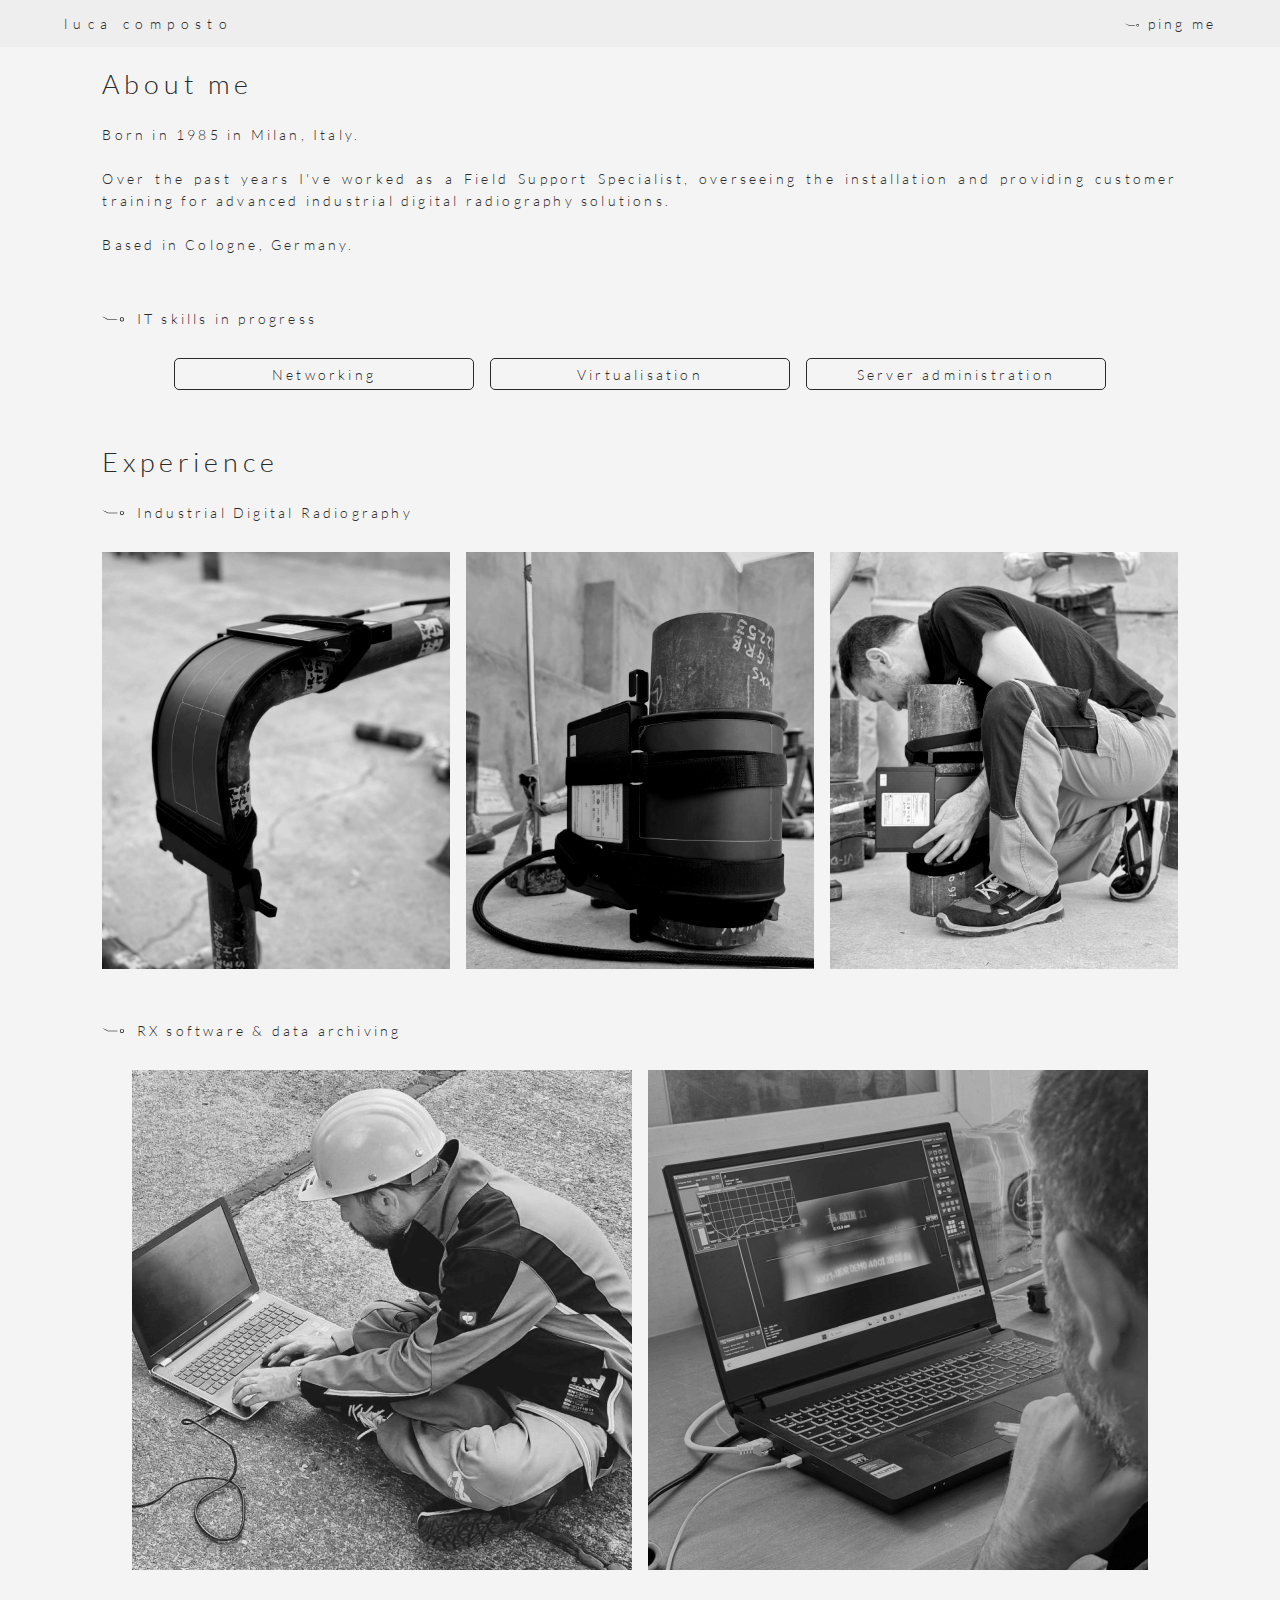
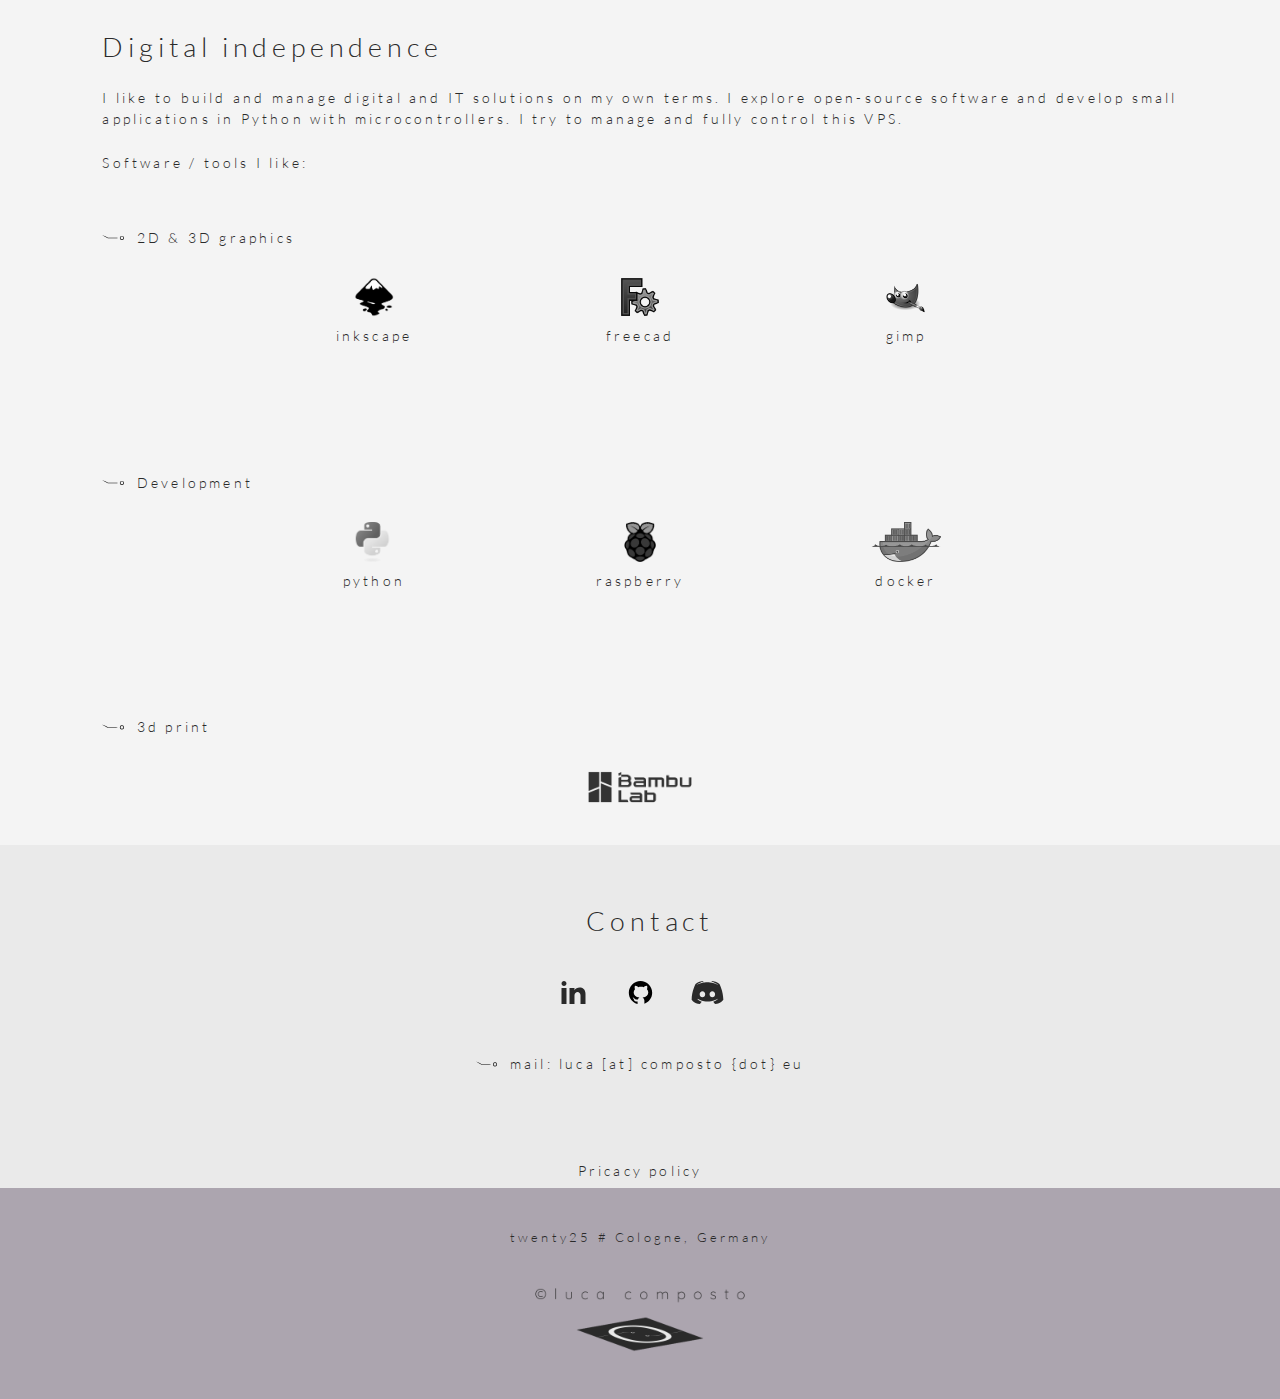
<file: index.html>
<!DOCTYPE html>
<html lang="en">
  <head>
    <meta name="description" content="Over the past years I've worked as a Field Support Specialist,
    overseeing the installation and providing customer training for
    advanced industrial digital radiography solutions. Actually focusing on Networking & Server Administration.">
    <meta charset="UTF-8" />
    <meta name="viewport" content="width=device-width, initial-scale=1.0" />
    <link rel="stylesheet" type="text/css" href="./main.css" />
    <title>luca composto</title>
    <link
      rel="icon"
      href="./graphics/favicons/16x16.png"
      sizes="16x16"
      rel="icon"
      href="./graphics/favicons/32x32.png"
      sizes="32x32"
      rel="icon"
      href="./graphics/favicons/48x48.png"
      sizes="48x48"
      rel="icon"
      href="./graphics/favicons/64x64.png"
      sizes="64x64"
    />
    <meta property="og:title" content="luca composto">
    <meta property="og:description" content="Personal website">
    <meta property="og:url" content="https://luca.composto.eu">
    <meta property="og:type" content="website">
    <meta property="og:image" content="https://luca.composto.eu/graphics/resources/copyright_luca_composto.png">
  </head>
  <body>
    <nav>
      <div class="navbar-logo">
        <a href="/">luca composto</a>
      </div>
      <div class="navbar-item">
        <img
          style="padding-top: 0.2em; width: 1em"
          src="./graphics/resources/dot.svg"
          alt="dot"
        /><img />
        <a href="#contact">ping me</a>
      </div>
    </nav>
    <section id="about-me">
      <h2 style="margin-top: 4%">About me</h2>
      <div class="section-box">
        <p>Born in 1985 in Milan, Italy.</p>
        <p>
          Over the past years I've worked as a Field Support Specialist,
          overseeing the installation and providing customer training for
          advanced industrial digital radiography solutions.
        </p>
        <p>Based in Cologne, Germany.</p>
      </div>
      <div class="section-box" style="margin-top: 1.5rem">
        <img
          style="margin-bottom: 1rem; width: 1.5em"
          src="./graphics/resources/dot.svg"
          alt="dot"
        /><img />
        <p>IT skills in progress</p>
      </div>
      <div class="gallery">
        <div class="focus">
          <p>Networking</p>
        </div>
        <div class="focus">
          <p>Virtualisation</p>
        </div>
        <div class="focus">
          <p>Server administration</p>
        </div>
      </div>
    </section>

    <section id="projects">
      <h2>Experience</h2>
      <div class="section-box">
        <img
          style="margin-bottom: 1rem; width: 1.5em"
          src="./graphics/resources/dot.svg"
          alt="dot"
        /><img />
        <p>Industrial Digital Radiography</p>
      </div>
      <div class="gallery">
        <div class="img-box">
          <img src="./images/bendable_2.png" alt="x-ray-bendable-detector" />
        </div>
        <div class="img-box">
          <img src="./images/bendable.png" alt="x-ray-bendable-detector" />
        </div>
        <div class="img-box">
          <img src="./images/bendable_3.png" alt="x-ray-bendable-detector" />
        </div>
      </div>
      <div class="section-box">
        <img
          style="margin-bottom: 1rem; width: 1.5em"
          src="./graphics/resources/dot.svg"
          alt="dot"
        /><img />
        <p>RX software & data archiving</p>
      </div>
      <div class="gallery">
        <div class="img-box">
          <img src="./images/rt1.png" alt="x-ray-bendable-detector" />
        </div>
        <div class="img-box">
          <img src="./images/rt1_2.png" alt="x-ray-bendable-detector" />
        </div>
      </div>
    </section>
    <section>
      <h2>Digital independence</h2>
      <div class="section-box">
        <p>
          I like to build and manage digital and IT solutions on my own terms.
          I explore open-source software and develop small applications in Python with microcontrollers.
          I try to manage and fully control this VPS.
          </p>
        <p>
          Software / tools I like:
          </p>
      </div>
      <div class="section-box" style="margin-top: 1.5rem">
        <img
          style="margin-bottom: 1rem; width: 1.5em"
          src="./graphics/resources/dot.svg"
          alt="dot"
        /><img />
        <p>2D & 3D graphics</p>
      </div>
      <div class="gallery">
        <div class="dig-ind-box">
          <img
            src="./graphics/digital_independence/inkscape.svg"
            alt="inkscape"
          />
          <p>inkscape</p>
        </div>
        <div class="dig-ind-box">
          <img src="./graphics/digital_independence/freecad.svg" alt="freecad" />
          <p>freecad</p>
        </div>
        <div class="dig-ind-box">
          <img src="./graphics/digital_independence/gimp.svg" alt="gimp" />
          <p>gimp</p>
        </div>
      </div>
      <div class="section-box">
        <img
          style="margin-bottom: 1rem; width: 1.5em"
          src="./graphics/resources/dot.svg"
          alt="dot"
        /><img />
        <p>Development</p>
      </div>
      <div class="gallery">
        <div class="dig-ind-box">
          <img src="./graphics/digital_independence/python.svg" alt="python" />
          <p>python</p>
        </div>
        <div class="dig-ind-box">
          <img
            src="./graphics/digital_independence/raspberry.svg"
            alt="raspberry"
          />
          <p>raspberry</p>
        </div>
        <div class="dig-ind-box">
          <img
            style="max-width: 250px"
            src="./graphics/digital_independence/docker.svg"
            alt="proxmox"
          />
          <p>docker</p>
        </div>
      </div>
      <div class="section-box">
        <img
          style="margin-bottom: 1rem; width: 1.5em"
          src="./graphics/resources/dot.svg"
          alt="dot"
        /><img />
        <p>3d print</p>
      </div>
      <div class="gallery">
        <div class="dig-ind-box">
          <img
            src="./graphics/digital_independence/bambu_lab.svg"
            alt="bambulab"
          />
        </div>
      </div>
    </section>
    <footer id="contact">
      <div style="margin-top: 3rem;"><h2>Contact</h2></div>
      <div class="footer_social">
        <div>
          <a
            href="https://www.linkedin.com/in/lucacomposto/"
            target="_blank"
            rel="noopener noreferrer"
          >
            <img
              class="social-icons"
              src="./graphics/social_icons/linkedin.svg"
              alt="linkedin"
            /><img />
          </a>
        </div>
        <div>
          <a
            href="https://github.com/compolux"
            target="_blank"
            rel="noopener noreferrer"
          >
            <img
              class="social-icons"
              src="./graphics/social_icons/github.svg"
              alt="github"
            /><img />
          </a>
        </div>
        <div>
          <a
            href="https://discord.gg/ZyBw7jaq"
            target="_blank"
            rel="noopener noreferrer"
          >
            <img
              class="social-icons"
              src="./graphics/social_icons/discord.svg"
              alt="discord"
            /><img />
          </a>
        </div>
      </div>
      <div class="section-box"; style="text-align: center; margin-bottom: 3rem;">
        <img
          style="margin-bottom: 1rem; width: 1.5em"
          src="./graphics/resources/dot.svg"
          alt="dot"
        /><img />
        <p>mail: luca [at] composto {dot} eu</p>
      </div>
        <a
            href="./privacy.html"
          >
          Pricacy policy
        </a>
    </footer>
    <footer id="footer_logo">
      <div style="margin-top: 2rem;"><p style="font-size: 0.8rem;">twenty25 # Cologne, Germany</p></div>
      <div class="footer_social">
        <img
          src="./graphics/resources/copyright_luca_composto.png"
          alt="©luca composto"
          style="width: 40%; margin-bottom: 2rem;"
        />
      </div>
    </footer>
  </body>
</html>
</file>
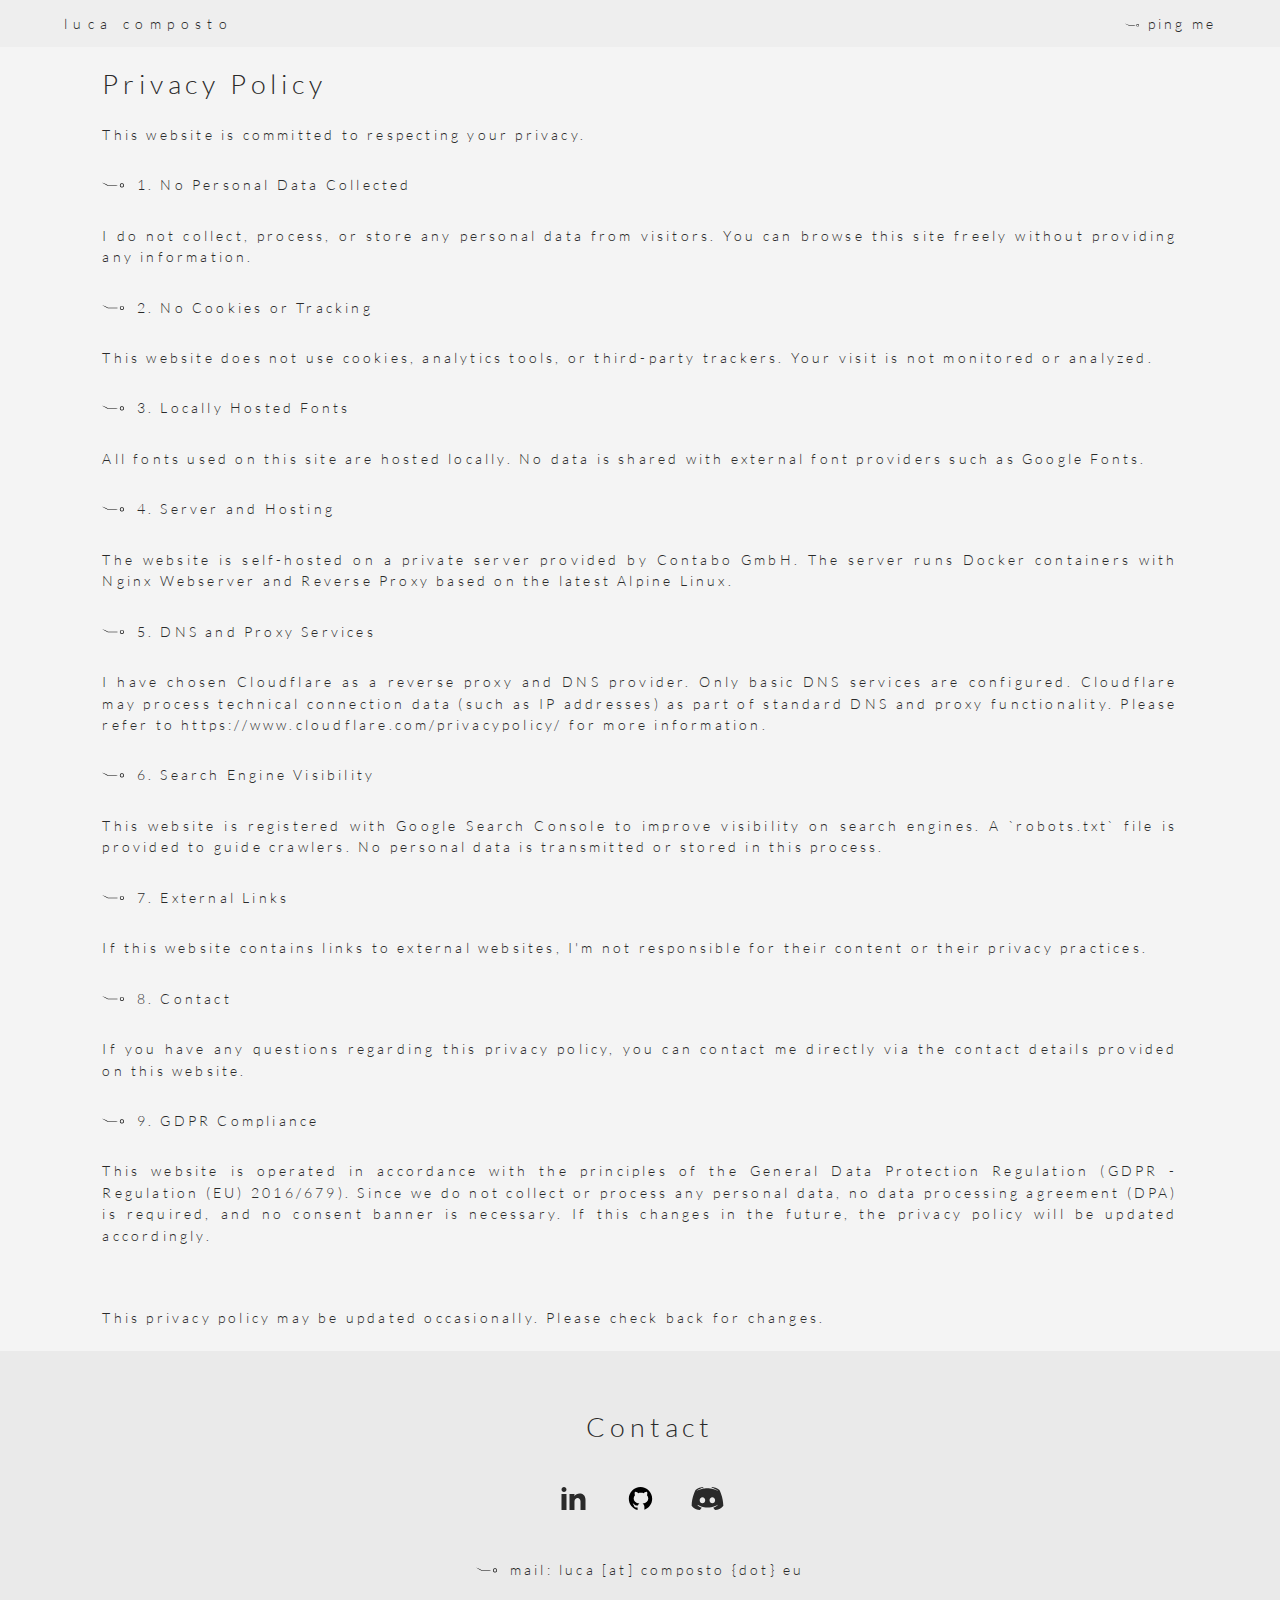
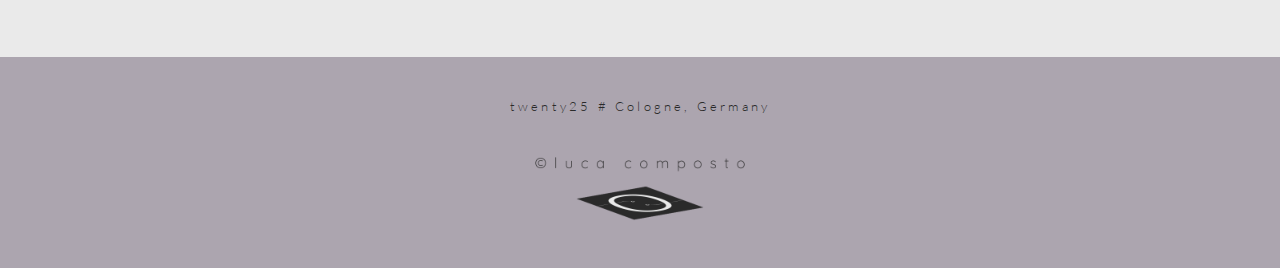
<file: privacy.html>
<!DOCTYPE html>
<html lang="en">
    <head>
        <meta charset="UTF-8" />
        <meta name="viewport" content="width=device-width, initial-scale=1.0" />
        <link rel="stylesheet" type="text/css" href="./main.css" />
        <title>luca composto</title>
        <link
            rel="icon"
            href="./graphics/favicons/16x16.png"
            sizes="16x16"
            rel="icon"
            href="./graphics/favicons/32x32.png"
            sizes="32x32"
            rel="icon"
            href="./graphics/favicons/48x48.png"
            sizes="48x48"
            rel="icon"
            href="./graphics/favicons/64x64.png"
            sizes="64x64"
        />
    </head>
    <nav>
        <div class="navbar-logo">
            <a href="/">luca composto</a>
        </div>
        <div class="navbar-item">
            <img
            style="padding-top: 0.2em; width: 1em"
            src="./graphics/resources/dot.svg"
            alt="dot"
            /><img />
            <a href="#contact">ping me</a>
        </div>
    </nav>
    <section id="about-me">
        <h2 style="margin-top: 4%">Privacy Policy</h2>
        <div class="section-box">
            <p>This website is committed to respecting your privacy.</p>
        </div>
        <div class="section-box">
            <img
                style="margin-bottom: 1rem; width: 1.5em"
                src="./graphics/resources/dot.svg"
                alt="dot"
            /><img />
            <p>1. No Personal Data Collected</p>
        </div>
        <div class="section-box">
            <p>I do not collect, process, or store any personal data from visitors.
            You can browse this site freely without providing any information.</p>
        </div>
        <div class="section-box">
            <img
                style="margin-bottom: 1rem; width: 1.5em"
                src="./graphics/resources/dot.svg"
                alt="dot"
            /><img />
            <p>2. No Cookies or Tracking</p>
        </div>
        <div class="section-box">
            <p>This website does not use cookies, analytics tools, or third-party trackers.
            Your visit is not monitored or analyzed.
            </p>
        </div>
        <div class="section-box">
            <img
                style="margin-bottom: 1rem; width: 1.5em"
                src="./graphics/resources/dot.svg"
                alt="dot"
            /><img />
            <p>3. Locally Hosted Fonts</p>
        </div>
        <div class="section-box">
            <p>All fonts used on this site are hosted locally.
            No data is shared with external font providers such as Google Fonts.</p>
        </div>
        <div class="section-box">
            <img
                style="margin-bottom: 1rem; width: 1.5em"
                src="./graphics/resources/dot.svg"
                alt="dot"
            /><img />
            <p>4. Server and Hosting</p>
        </div>
        <div class="section-box">
            <p>The website is self-hosted on a private server provided by Contabo GmbH.
            The server runs Docker containers with Nginx Webserver and Reverse Proxy based on the latest Alpine Linux.
            </p>
        </div>
        <div class="section-box">
            <img
                style="margin-bottom: 1rem; width: 1.5em"
                src="./graphics/resources/dot.svg"
                alt="dot"
            /><img />
            <p>5. DNS and Proxy Services</p>
        </div>
        <div class="section-box">
            <p>I have chosen Cloudflare as a reverse proxy and DNS provider. Only basic DNS services are configured.
            Cloudflare may process technical connection data (such as IP addresses) as part of standard DNS and proxy functionality.
            Please refer to https://www.cloudflare.com/privacypolicy/ for more information.</p>
        </div>
        <div class="section-box">
            <img
                style="margin-bottom: 1rem; width: 1.5em"
                src="./graphics/resources/dot.svg"
                alt="dot"
            /><img />
            <p>6. Search Engine Visibility</p>
        </div>
        <div class="section-box">
            <p>This website is registered with Google Search Console to improve visibility on search engines.
            A `robots.txt` file is provided to guide crawlers. No personal data is transmitted or stored in this process.</p>
        </div>
        <div class="section-box">
            <img
                style="margin-bottom: 1rem; width: 1.5em"
                src="./graphics/resources/dot.svg"
                alt="dot"
            /><img />
            <p>7. External Links</p>
        </div>
        <div class="section-box">
            <p>If this website contains links to external websites,
            I'm not responsible for their content or their privacy practices.
            </p>
        </div>
        <div class="section-box">
            <img
                style="margin-bottom: 1rem; width: 1.5em"
                src="./graphics/resources/dot.svg"
                alt="dot"
            /><img />
            <p>8. Contact</p>
        </div>
        <div class="section-box">
            <p>If you have any questions regarding this privacy policy,
            you can contact me directly via the contact details provided on this website.</p>
        </div>
        <div class="section-box">
            <img
                style="margin-bottom: 1rem; width: 1.5em"
                src="./graphics/resources/dot.svg"
                alt="dot"
            /><img />
            <p>9. GDPR Compliance</p>
        </div>
        <div class="section-box">
            <p>This website is operated in accordance with the principles of the General Data Protection Regulation
            (GDPR - Regulation (EU) 2016/679). Since we do not collect or process any personal data, no data processing
            agreement (DPA) is required, and no consent banner is necessary. If this changes in the future, the privacy
            policy will be updated accordingly.</p>
        </div>
        <div class="section-box">
            <p style="margin-top: 2rem; ">This privacy policy may be updated occasionally. Please check back for changes.</p>
        </div>
    </section>
        <footer id="contact">
            <div style="margin-top: 3rem;"><h2>Contact</h2></div>
            <div class="footer_social">
                <div>
                    <a
                    href="https://www.linkedin.com/in/lucacomposto/"
                    target="_blank"
                    rel="noopener noreferrer"
                    >
                    <img
                        class="social-icons"
                        src="./graphics/social_icons/linkedin.svg"
                        alt="linkedin"
                    /><img />
                    </a>
                </div>
                <div>
                    <a
                        href="https://github.com/compolux"
                        target="_blank"
                        rel="noopener noreferrer"
                        >
                        <img
                            class="social-icons"
                            src="./graphics/social_icons/github.svg"
                            alt="github"
                        /><img />
                    </a>
                </div>
                <div>
                    <a
                        href="https://discord.gg/ZyBw7jaq"
                        target="_blank"
                        rel="noopener noreferrer"
                        >
                        <img
                            class="social-icons"
                            src="./graphics/social_icons/discord.svg"
                            alt="discord"
                        /><img />
                    </a>
                </div>
            </div>
            <div class="section-box"; style="text-align: center; margin-bottom: 3rem;">
                <img
                    style="margin-bottom: 1rem; width: 1.5em"
                    src="./graphics/resources/dot.svg"
                    alt="dot"
                /><img />
                <p>mail: luca [at] composto {dot} eu</p>
            </div>
        </footer>
        <footer id="footer_logo">
            <div style="text-align: center; margin-top: 2rem;"><p style="font-size: 0.8rem;">twenty25 # Cologne, Germany</p></div>
            <div class="footer_social">
            <img
                src="./graphics/resources/copyright_luca_composto.png"
                alt="©luca composto"
                style="width: 40%; margin-bottom: 2rem;"
            />
            </div>
        </footer>
        </body>
</html>
</file>
<file: main.css>
/* lato-regular - latin */
@font-face {
  font-display: swap; 
  font-family: 'Lato';
  font-style: normal;
  font-weight: 300;
  src: url('./fonts/lato-v24-latin-300.woff2') format('woff2'); /* Chrome 36+, Opera 23+, Firefox 39+, Safari 12+, iOS 10+ */
}

:root{
  --clr-dark:#2a2a2a;
  --clr-light:#eaeaea;
  --clr-contrast: #eeeeee;
  --clr-footer: #aca5af;
}

*,
*::before,
*::after{
  box-sizing: border-box;
}

*{
  margin: 0;
  padding: 0;
}

body{
  background-color: #f4f4f4;
  color: var(--clr-dark);
  font-family: 'Lato', sans-serif;
  font-weight: 300;
  font-size: 0.9rem;
  letter-spacing: 0.2rem;
  line-height: 1.5em;
}

a{
  text-decoration: none;
  color: var(--clr-dark);
}

p{
  margin-bottom: 1rem;
  text-align: justify;
}

h2{
  font-family: 'Lato', sans-serif;
  font-weight: 300;
  font-size: 1.7rem;
  letter-spacing: 0.3rem;
  line-height: 1.5em;
  padding: 1% 8%;
}

h3{
  font-family: 'Lato', sans-serif;
  font-weight: 300;
  letter-spacing: 0.3rem;
  line-height: 1.5em;
  text-align: justify;
}

.section-box{
  display: flex;
  flex-direction: row;
  flex-wrap: wrap;
  padding: 0.5% 8%;
  gap: 0.4rem;
  justify-content: flex-start;
}

/* ################################################################################# */

/* NAV Bar */
nav{
  background-color: var(--clr-contrast);
  padding: 1% 5%;
  display: flex;
  flex-wrap: wrap;
  justify-content: space-between;
  font-size: 0.9rem;

  position: fixed;
  top: 0;
  left: 0;
  width: 100%;
  z-index: 1000;
}

.navbar-logo{
  letter-spacing: 0.4rem;
}

.navbar-item{
  display: flex;
  gap: 0.3em;
}
/* ################################################################################# */

.focus{
  flex: 1 1 calc(33.333% - 1rem);
  min-width: 250px;
  max-width: 300px;
  background-color: transparent;
  padding: 0.4%;
  border: 1px solid #2a2a2a;
  border-radius: 5px;

  display: flex;
  justify-content: center;
  text-align: center;
}

.focus p{
  margin-bottom: 0rem;
}

/* ################################################################################# */

/*Projects*/
.gallery{
  display: flex;
  flex-direction: row;
  flex-wrap: wrap;
  padding: 0.5% 8%;
  gap: 1rem;
  justify-content: center;
  margin-bottom: 2rem;
}

.img-box{
  flex: 1 1 calc(33.333% - 1rem);
  min-width: 300px;
  max-width: 500px;
}

.img-box img {
  width: 100%;
  height: auto;
}

#viewer {
  width: 500px;
  height: 500px;
}

/* ################################################################################# */

/* Digital independence */
.dig-ind-box{
  flex: 1 1 calc(33.333% - 1rem);
  max-width: 250px;
  display: flex;
  flex-direction: column;
  justify-content: center;
}

.dig-ind-box img{
  filter: grayscale(100%);
  width: auto;
  height: 40px;
}

.dig-ind-box p{
  text-align: center;
  margin-bottom: 5rem;
  margin-top: 0.5rem;
}

/* ################################################################################# */

/* Section Ping me. */
.social-icons{
  width: 100%;
  padding: 1rem;
}

/* ################################################################################# */

/* Footer */
footer{
  background-color: var(--clr-light);
  font-size: 0.9rem;
  padding: 0.5% 5%;
  display: flex;
  flex-direction: column;
  align-items: center;
  gap: 1rem;
}

.footer_social{
  display: flex;
  max-width: 100%;
  justify-content: center;
}

#footer_logo{
  background-color: var(--clr-footer);
}
</file>
